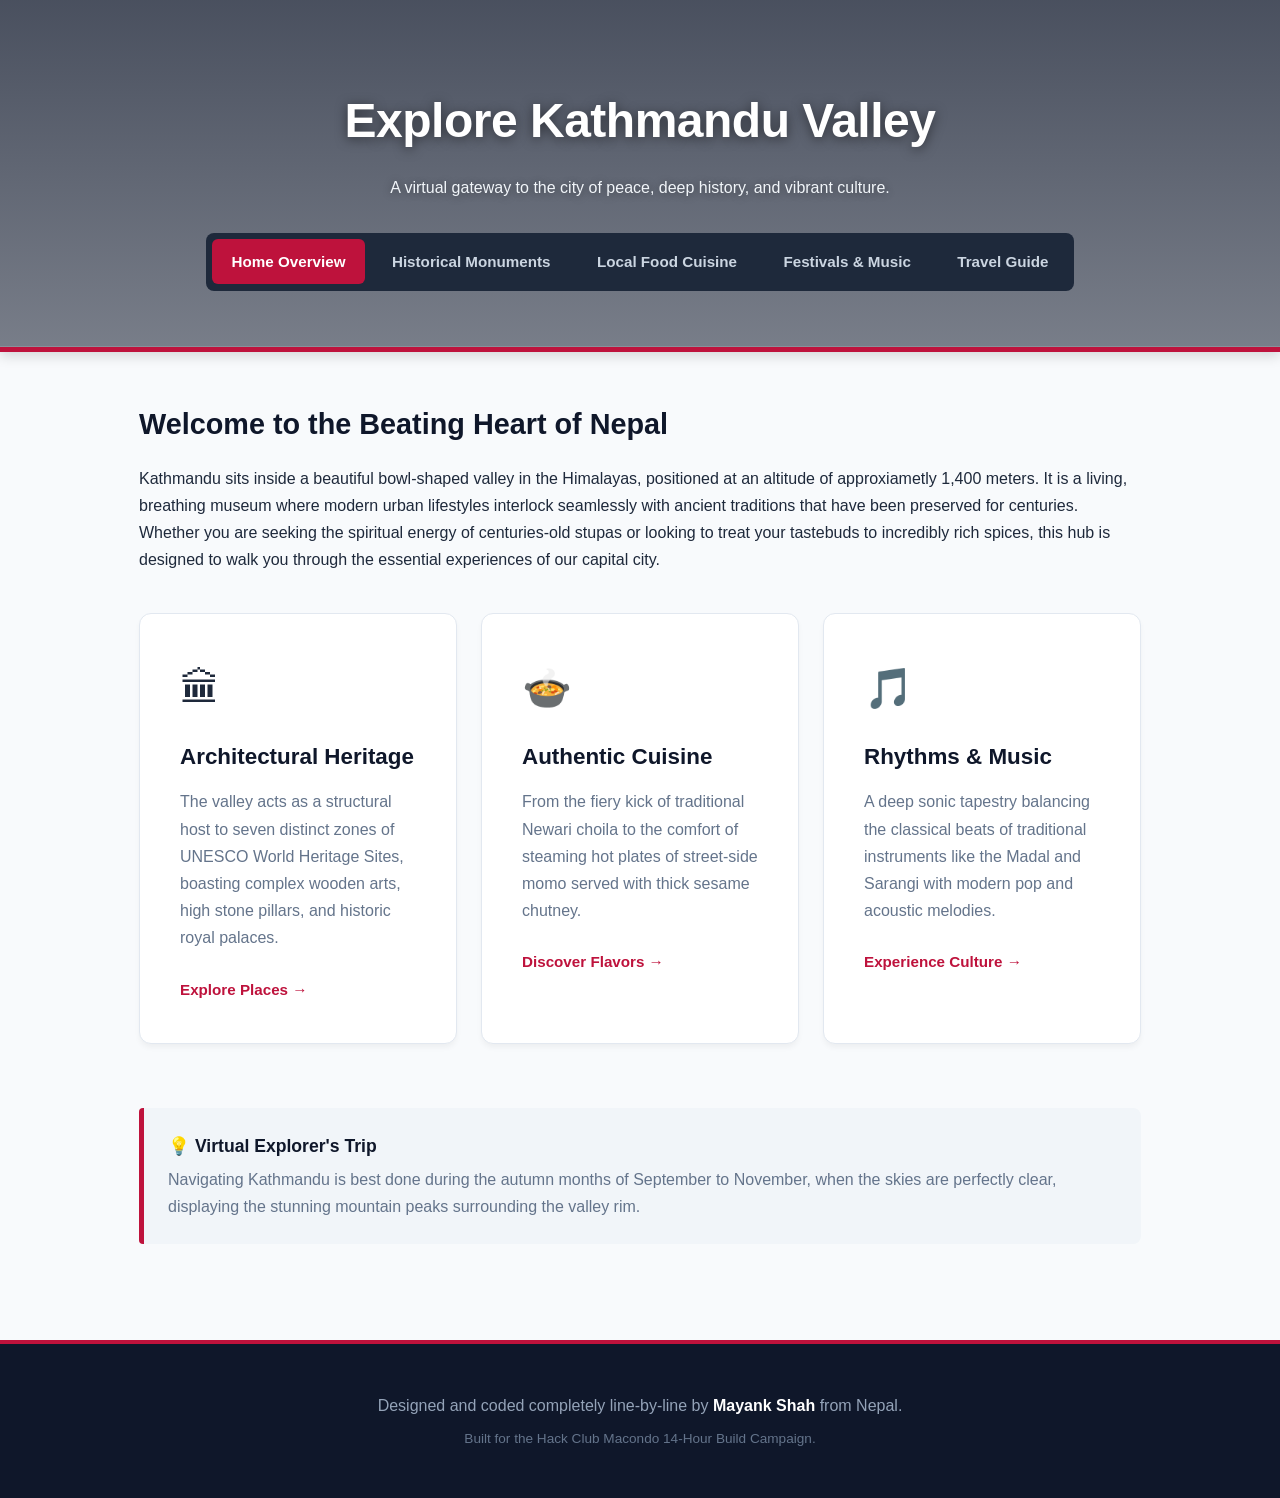
<file: index.html>
<!DOCTYPE html>
<html lang="en">
    <head>
        <meta charset="UTF-8">
        <meta name="viewport" content="width=device-width, initial-scale=1.0">
        <title>Kathmandu Virtual Travel Hub</title>
        <link rel="stylesheet" href="style.css">
    </head>
    <body>
        <header>
            <div class="logo-container">
                <h1>Explore Kathmandu Valley</h1>
                <p class="subtitle">A virtual gateway to the city of peace, deep history, and vibrant culture.</p>
            </div>
            <nav>
                <div class="nav-links">
                    <a href="index.html" class="active">Home Overview</a>
                    <a href="places.html">Historical Monuments</a>
                    <a href="food.html">Local Food Cuisine</a>
                    <a href="culture.html">Festivals & Music</a>
                    <a href="guide.html">Travel Guide</a>
                </div>
            </nav>
        </header>

        <main class="container">
            <section class="hero-intro">
                <h2>Welcome to the Beating Heart of Nepal</h2>
                <p>Kathmandu sits inside a beautiful bowl-shaped valley in the Himalayas, positioned at an altitude of approxiametly 1,400 meters. It is a living, breathing museum where modern urban lifestyles interlock seamlessly with ancient traditions that have been preserved for centuries.</p>
                <p>Whether you are seeking the spiritual energy of centuries-old stupas or looking to treat your tastebuds to incredibly rich spices, this hub is designed to walk you through the essential experiences of our capital city.</p>
            </section>

            <section class="overview-grid">
                <div class="feature-card animate-up">
                    <div class="icon-placeholder">🏛</div>
                    <h3>Architectural Heritage</h3>
                    <p>The valley acts as a structural host to seven distinct zones of UNESCO World Heritage Sites, boasting complex wooden arts, high stone pillars, and historic royal palaces. </p>
                    <a href="places.html" class="card-btn">Explore Places &rarr;</a>
                </div>

                <div class="feature-card animate-up">
                    <div class="icon-placeholder">🍲</div>
                    <h3>Authentic Cuisine</h3>
                    <p>From the fiery kick of traditional Newari choila to the comfort of steaming hot plates of street-side momo served with thick sesame chutney.</p>
                    <a href="food.html" class="card-btn">Discover Flavors &rarr; </a>
                </div>

                <div class="feature-card animate-up">
                    <div class="icon-placeholder">🎵</div>
                    <h3>Rhythms & Music</h3>
                    <p>A deep sonic tapestry balancing the classical beats of traditional instruments like the Madal and Sarangi with modern pop and acoustic melodies.</p>
                    <a href="culture.html" class="card-btn">Experience Culture &rarr;</a>
                </div>
            </section>

            <div class="info-notice-box">
                <h4>💡 Virtual Explorer's Trip</h4>
                <p>Navigating Kathmandu is best done during the autumn months of September to November, when the skies are perfectly clear, displaying the stunning mountain peaks surrounding the valley rim.</p>
            </div>
        </main>

        <footer>
            <div class="footer-content">
                <p>Designed and coded completely line-by-line by <strong>Mayank Shah</strong> from Nepal.</p>
                <p class="project-tag">Built for the Hack Club Macondo 14-Hour Build Campaign.</p>
            </div>
        </footer>
    </body>
</html>
</file>
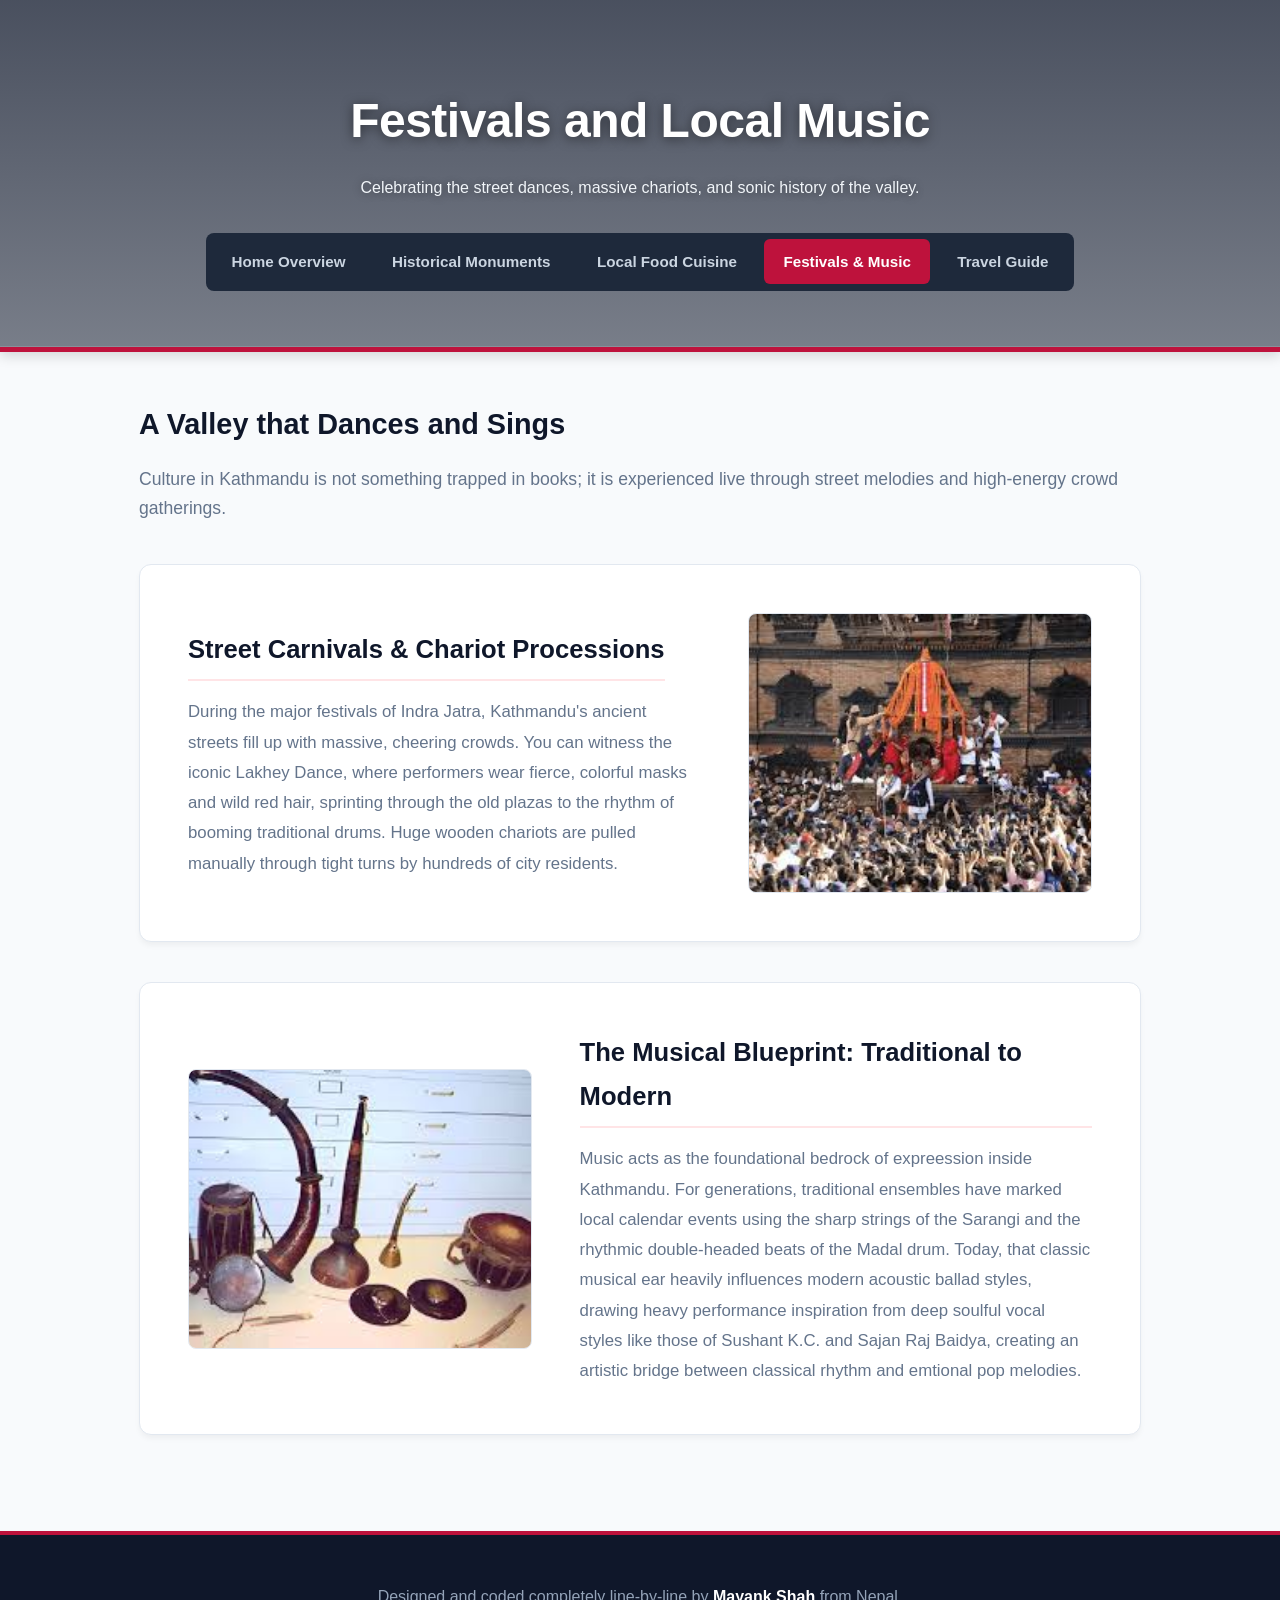
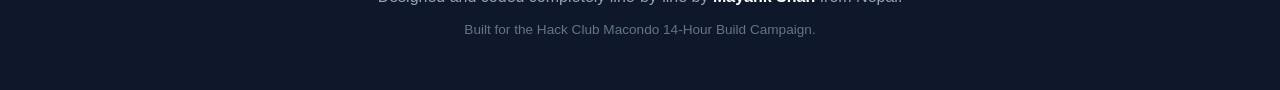
<file: culture.html>
<!DOCTYPE html>
<html lang="en">
    <head>
        <meta charset="UTF-8">
        <meta name="viewport" content="width=device-width, initial-scale=1.0">
        <title>Festivals & Music - Kathmandu Hub</title>
        <link rel="stylesheet" href="style.css">
    </head>
    <body>
        <header>
            <div class="logo-container">
                <h1>Festivals and Local Music</h1>
                <p class="subtitle">Celebrating the street dances, massive chariots, and sonic history of the valley.</p>
            </div>
            <nav>
                <div class="nav-links">
                    <a href="index.html">Home Overview</a>
                    <a href="places.html">Historical Monuments</a>
                    <a href="food.html">Local Food Cuisine</a>
                    <a href="culture.html" class="active">Festivals & Music</a>
                    <a href="guide.html">Travel Guide</a>
                </div>
            </nav>
        </header>

        <main class="container">
            <h2>A Valley that Dances and Sings</h2>
            <p class="section-desc">Culture in Kathmandu is not something trapped in books; it is experienced live through street melodies and high-energy crowd gatherings.</p>
            
            <section class="culture-row">
                <div class="text-block">
                    <h3>Street Carnivals & Chariot Processions</h3>
                    <p>During the major festivals of Indra Jatra, Kathmandu's ancient streets fill up with massive, cheering crowds. You can witness the iconic Lakhey Dance, where performers wear fierce, colorful masks and wild red hair, sprinting through the old plazas to the rhythm of booming traditional drums. Huge wooden chariots are pulled manually through tight turns by hundreds of city residents.</p>
                </div>
                <div class="culture-image-box">
                    <img src="[data-uri]" alt="Indra Jatra Procession">
                </div>
            </section>

            <section class="culture-row inversion">
                <div class="text-block">
                    <h3>The Musical Blueprint: Traditional to Modern</h3>
                    <p>Music acts as the foundational bedrock of expreession inside Kathmandu. For generations, traditional ensembles have marked local calendar events using the sharp strings of the Sarangi and the rhythmic double-headed beats of the Madal drum. Today, that classic musical ear heavily influences modern acoustic ballad styles, drawing heavy performance inspiration from deep soulful vocal styles like those of Sushant K.C. and Sajan Raj Baidya, creating an artistic bridge between classical rhythm and emtional pop melodies.</p>
                </div>
                <div class="culture-image-box">
                    <img src="[data-uri]" alt="Traditional Musicians">
                </div>
            </section>
        </main>

        <footer>
            <div class="footer-content">
                <p>Designed and coded completely line-by-line by <strong>Mayank Shah</strong> from Nepal.</p>
                <p class="project-tag">Built for the Hack Club Macondo 14-Hour Build Campaign.</p>
            </div>
        </footer>
    </body>
</html>
</file>
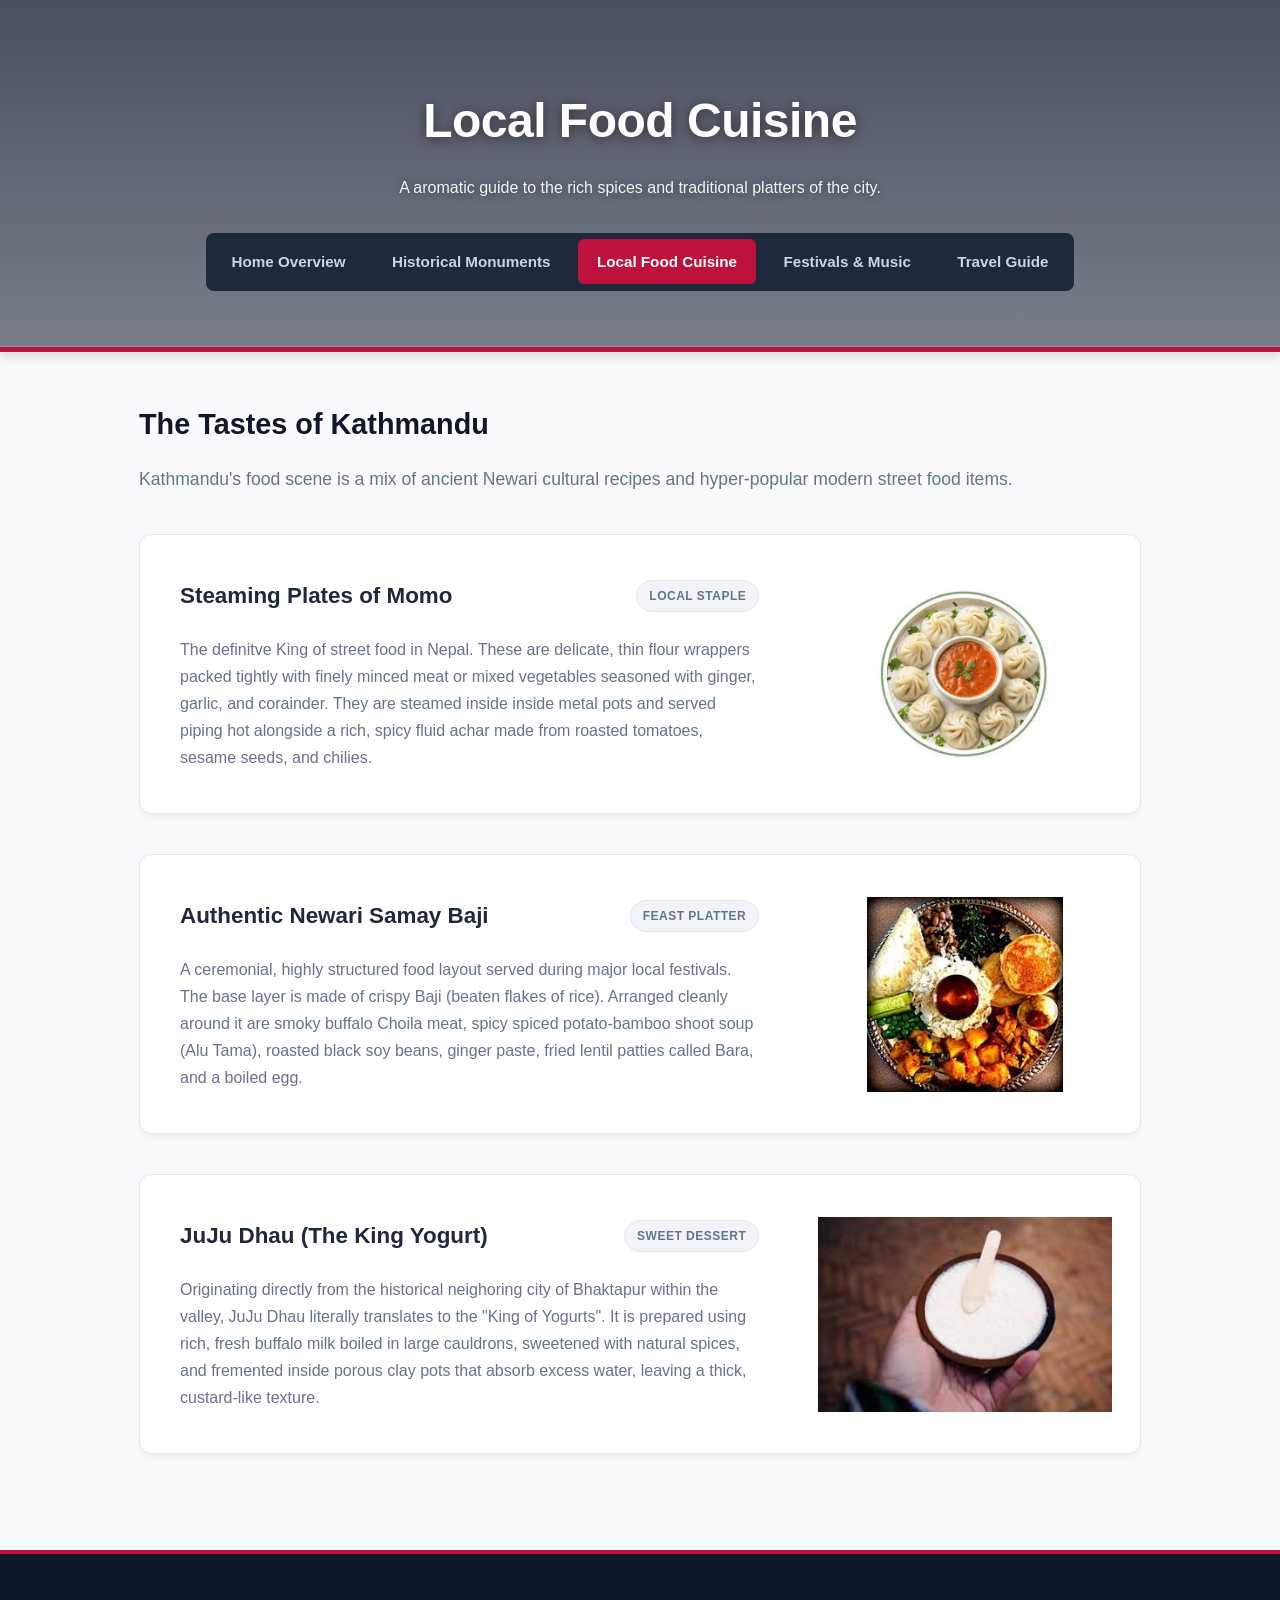
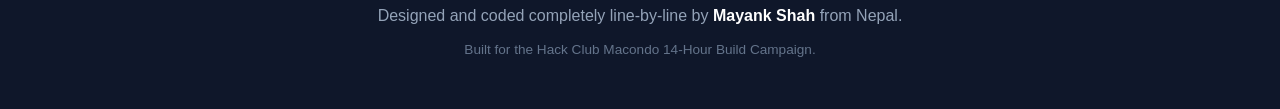
<file: food.html>
<!DOCTYPE html>
<html lang="en">
    <head>
        <meta charset="UTF-8">
        <meta name="viewport" content="width=device-width, initial-scale=1.0">
        <title>Local Food Cuisine - Kathmandu Hub</title>
        <link rel="stylesheet" href="style.css">
    </head>
    <body>
        <header>
            <div class="logo-container">
                <h1>Local Food Cuisine</h1>
                <p class="subtitle">A aromatic guide to the rich spices and traditional platters of the city.</p>
            </div>
            <nav>
                <div class="nav-links">
                    <a href="index.html">Home Overview</a>
                    <a href="places.html">Historical Monuments</a>
                    <a href="food.html" class="active">Local Food Cuisine</a>
                    <a href="culture.html">Festivals & Music</a>
                    <a href="gude.html">Travel Guide</a>
                </div>
            </nav>
        </header>

        <main class="container">
            <h2>The Tastes of Kathmandu</h2>
            <p class="section-desc">Kathmandu's food scene is a mix of ancient Newari cultural recipes and hyper-popular modern street food items.</p>

            <div class="food-display-grid">
                <div class="food-card">
                    <div class="food-header">
                        <h3>Steaming Plates of Momo</h3>
                        <span class="price-tag">Local Staple</span>
                    </div>
                    <p>The definitve King of street food in Nepal. These are delicate, thin flour wrappers packed tightly with finely minced meat or mixed vegetables seasoned with ginger, garlic, and corainder. They are steamed inside inside metal pots and served piping hot alongside a rich, spicy fluid achar made from roasted tomatoes, sesame seeds, and chilies.</p>

                    <div class="food-image-box">
                        <img src="[data-uri]" alt="Steaming Plates of MoMo">
                    </div>
                </div>

                <div class="food-card">
                    <div class="food-header">
                        <h3>Authentic Newari Samay Baji</h3>
                        <span class="price-tag">Feast Platter</span>
                    </div>
                    <p>A ceremonial, highly structured food layout served during major local festivals. The base layer is made of crispy Baji (beaten flakes of rice). Arranged cleanly around it are smoky buffalo Choila meat, spicy spiced potato-bamboo shoot soup (Alu Tama), roasted black soy beans, ginger paste, fried lentil patties called Bara, and a boiled egg.</p>

                    <div class="food-image-box">
                        <img src="[data-uri]" alt="Authentic Newari Samay Baji">
                    </div>
                </div>

                <div class="food-card">
                    <div class="food-header">
                        <h3>JuJu Dhau (The King Yogurt)</h3>
                        <span class="price-tag">Sweet Dessert</span>
                    </div>
                    <p>Originating directly from the historical neighoring city of Bhaktapur within the valley, JuJu Dhau literally translates to the "King of Yogurts". It is prepared using rich, fresh buffalo milk boiled in large cauldrons, sweetened with natural spices, and fremented inside porous clay pots that absorb excess water, leaving a thick, custard-like texture.</p>

                    <div class="food-image-box">
                        <img src="[data-uri]" alt="JuJu Dhau King Yogurt">
                    </div>
                </div>
            </div>
        </main>

        <footer>
            <div class="footer-content">
                <p>Designed and coded completely line-by-line by <strong>Mayank Shah</strong> from Nepal.</p>
                <p class="project-tag">Built for the Hack Club Macondo 14-Hour Build Campaign.</p>
            </div>
        </footer>
    </body>
</html>
</file>
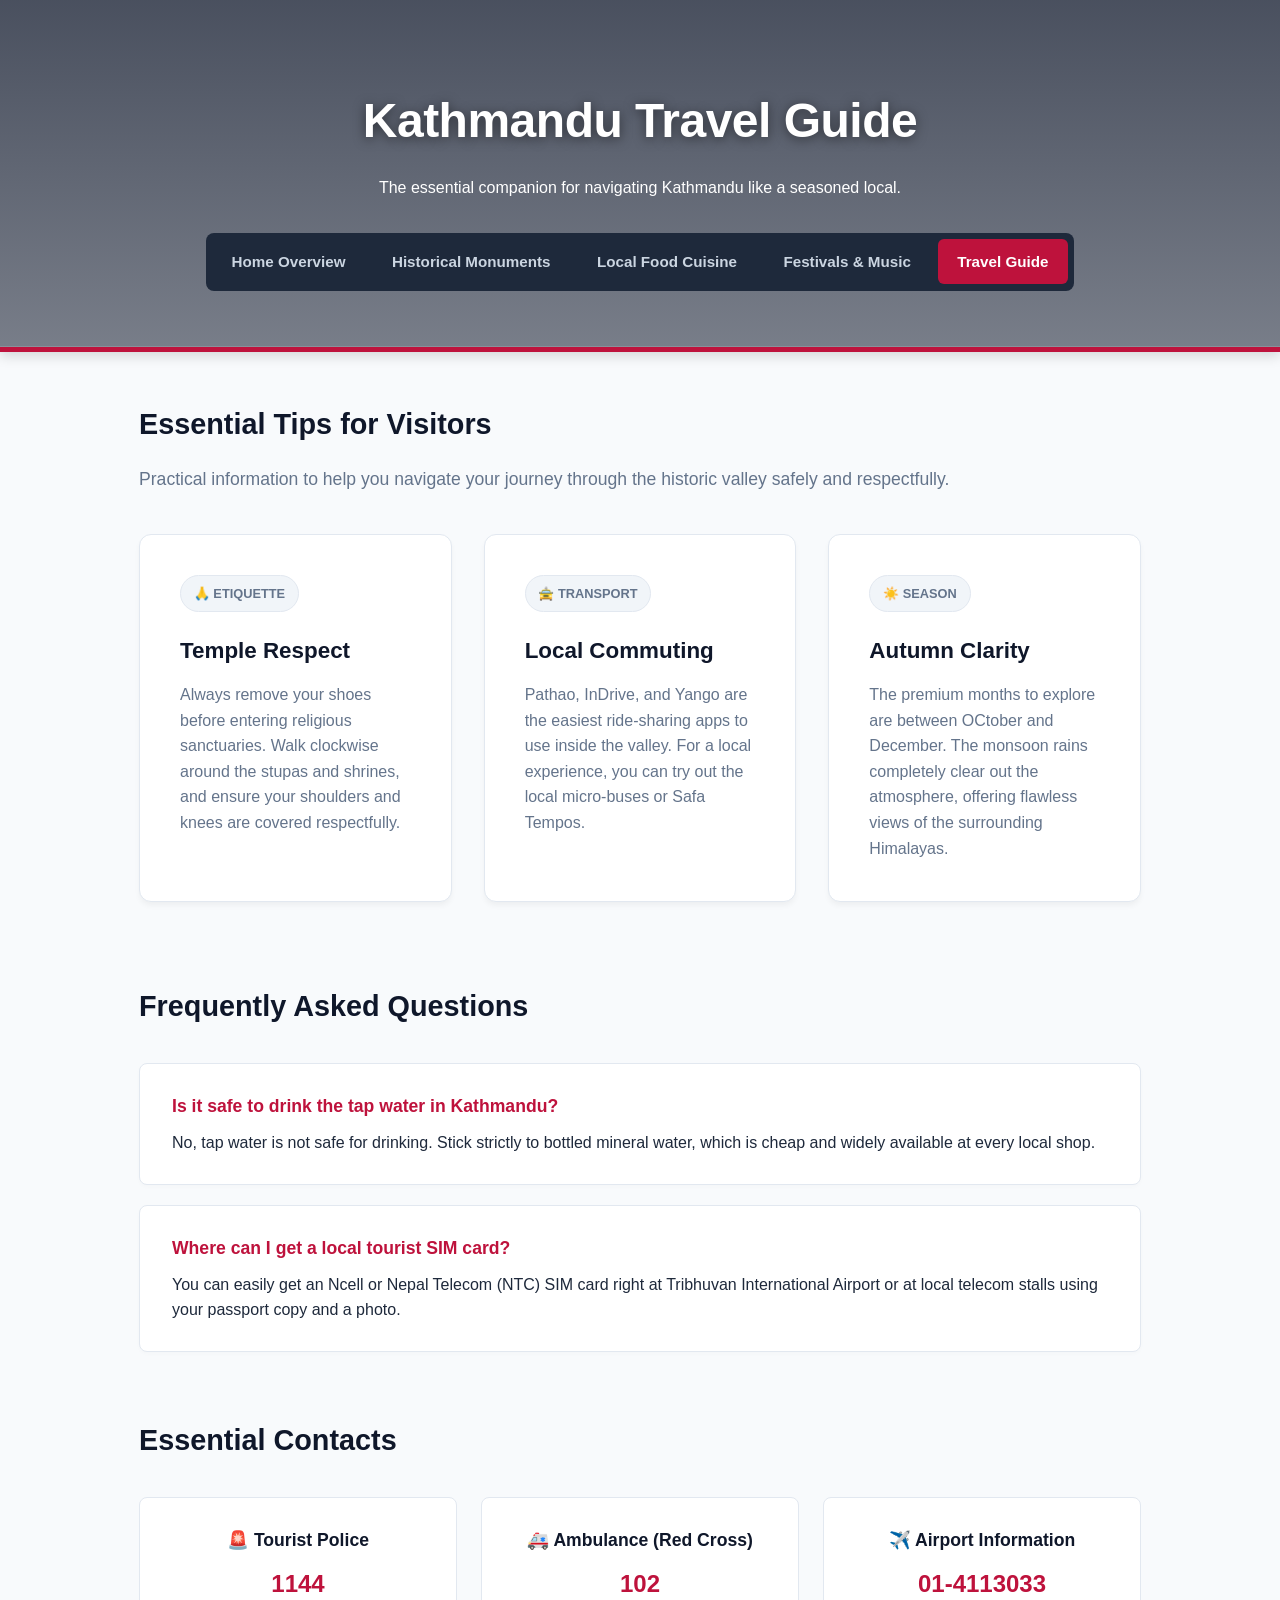
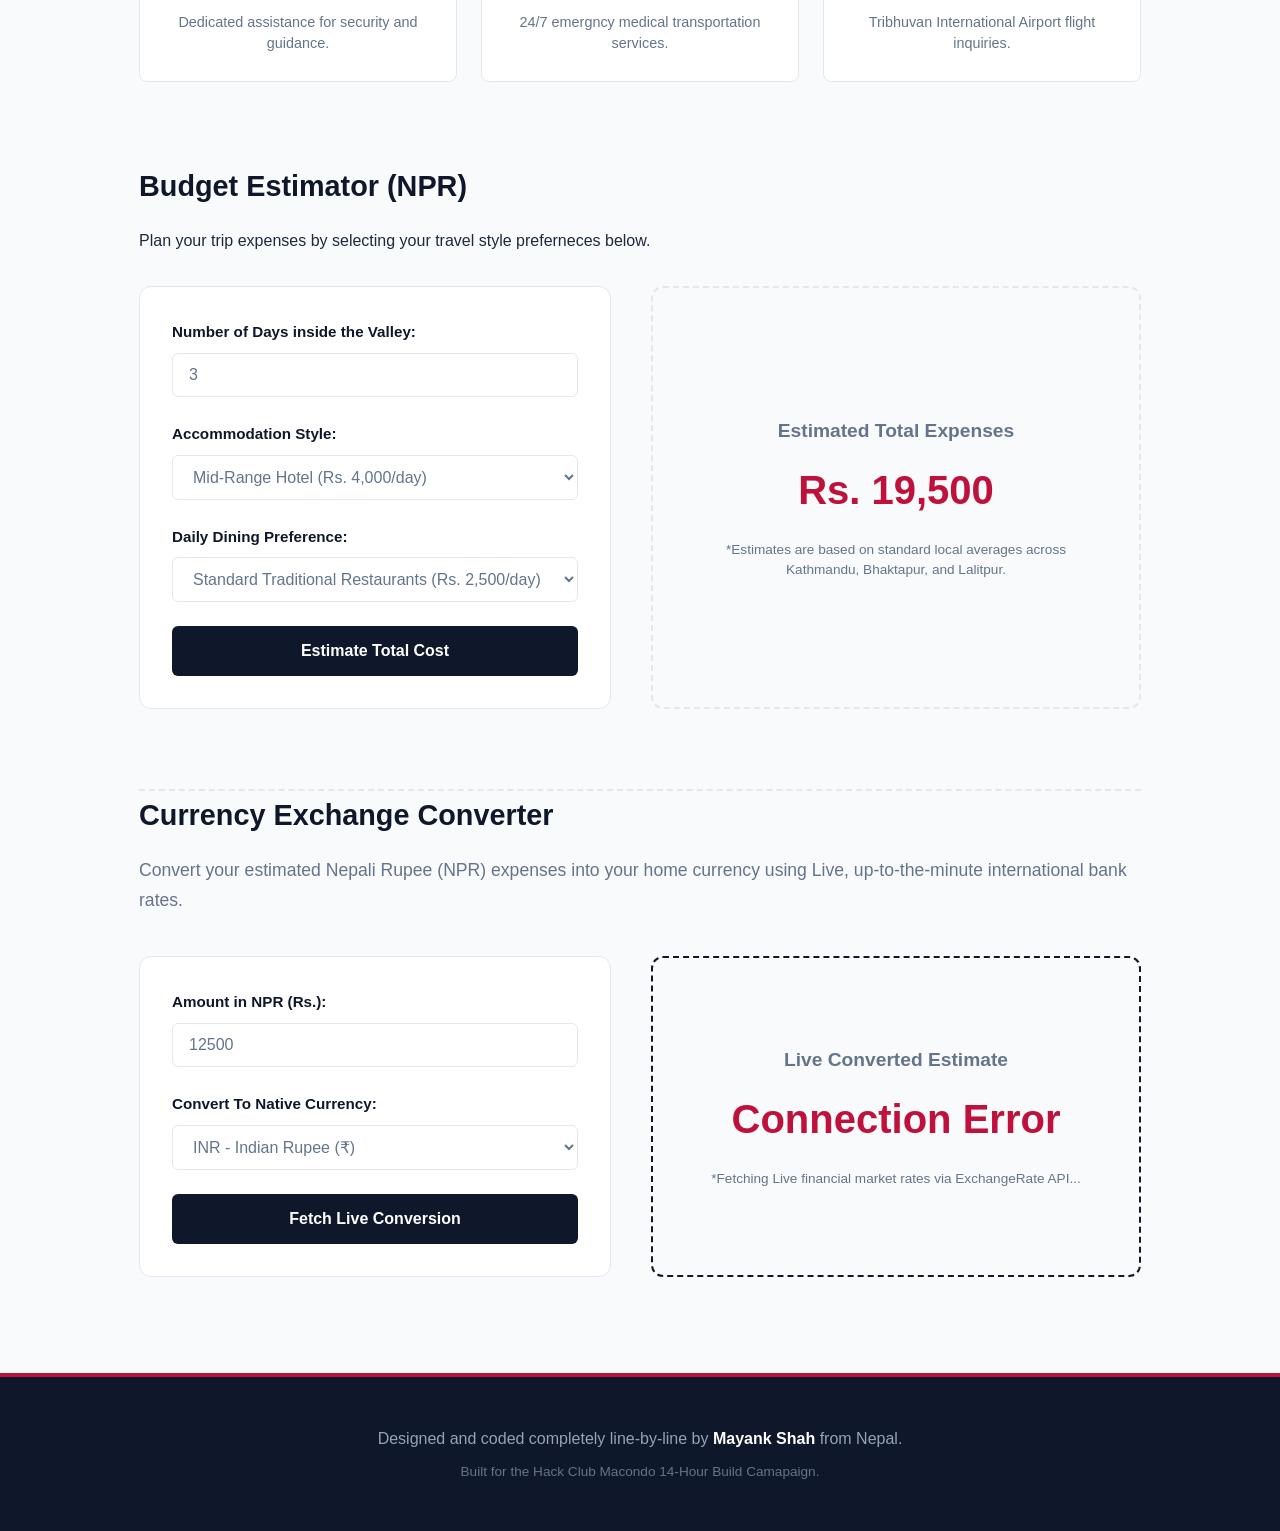
<file: guide.html>
<!DOCTYPE html>
<html lang="en">
    <head>
        <meta charset="UTF-8">
        <meta name="viewport" content="width=device-width, initial-scale=1.0">
        <title>Travel Guide - Kathmandu Hub</title>
        <link rel="stylesheet" href="style.css">
    </head>
    <body>

        <header>
            <div class="logo-container">
                <h1>Kathmandu Travel Guide</h1>
                <p>The essential companion for navigating Kathmandu like a seasoned local.</p>
            </div>
             <nav>
                <div class="nav-links">
                    <a href="index.html">Home Overview</a>
                    <a href="places.html">Historical Monuments</a>
                    <a href="food.html">Local Food Cuisine</a>
                    <a href="culture.html">Festivals & Music</a>
                    <a href="guide.html" class="active">Travel Guide</a> 
                </div>
            </nav>
        </header>

        <main class="container">
            <h2>Essential Tips for Visitors</h2>
            <p class="section-desc">Practical information to help you navigate your journey through the historic valley safely and respectfully.</p>

            <div class="guide-grid">

                <div class="guide-card">
                    <div class="guide-badge">🙏 Etiquette</div>
                    <h3>Temple Respect</h3>
                    <p>Always remove your shoes before entering religious sanctuaries. Walk clockwise around the stupas and shrines, and ensure your shoulders and knees are covered respectfully.</p>
                </div>

                <div class="guide-card">
                    <div class="guide-badge">🚖 Transport</div>
                    <h3>Local Commuting</h3>
                    <p>Pathao, InDrive, and Yango are the easiest ride-sharing apps to use inside the valley. For a local experience, you can try out the local micro-buses or Safa Tempos.</p>
                </div>

                <div class="guide-card">
                    <div class="guide-badge">☀️ Season</div>
                    <h3>Autumn Clarity</h3>
                    <p>The premium months to explore are between OCtober and December. The monsoon rains completely clear out the atmosphere, offering flawless views of the surrounding Himalayas.</p>
                </div>
            </div>

            <div class="faq-section">
                <h2>Frequently Asked Questions</h2>

                <div class="faq-item">
                    <h4>Is it safe to drink the tap water in Kathmandu?</h4>
                    <p>No, tap water is not safe for drinking. Stick strictly to bottled mineral water, which is cheap and widely available at every local shop.</p>
                </div>

                <div class="faq-item">
                    <h4>Where can I get a local tourist SIM card?</h4>
                    <p>You can easily get an Ncell or Nepal Telecom (NTC) SIM card right at Tribhuvan International Airport or at local telecom stalls using your passport copy and a photo.</p>
                </div>
            </div>

            <div class="contacts-section">
                <h2>Essential Contacts</h2>

                <div class="contacts-grid">
                    <div class="contact-box">
                        <h5>🚨 Tourist Police</h5>
                        <p class="phone-num">1144</p>
                        <p class="contact-desc">Dedicated assistance for security and guidance.</p>
                    </div>

                    <div class="contact-box">
                        <h5>🚑 Ambulance (Red Cross)</h5>
                        <p class="phone-num">102</p>
                        <p class="contact-desc">24/7 emergncy medical transportation services.</p>
                    </div>

                    <div class="contact-box">
                        <h5>✈️ Airport Information</h5>
                        <p class="phone-num">01-4113033</p>
                        <p class="contact-desc">Tribhuvan International Airport flight inquiries.</p>
                    </div>
                </div>
            </div>

            <!-- 🪙 Interactive Travel Budget Estimator Section -->
            <div class="calculator-section">
                <h2>Budget Estimator (NPR)</h2>
                <p class="secton-desc">Plan your trip expenses by selecting your travel style preferneces below.</p>

                <div class="calc-container">
                    <div class="calc-form">
                        <!-- Input 1: Number of Days -->
                        <div class="form-group">
                            <label for="days">Number of Days inside the Valley:</label>
                            <input type="number" id="days" value="3" min="1" max="30">
                        </div>

                        <!-- Input 2: Stay Style -->
                        <div class="form-group">
                            <label for="stay">Accommodation Style:</label>
                            <select id="stay">
                                <option value="1500">Budget Hostel (Rs. 1,500/day)</option>
                                <option value="4000" selected>Mid-Range Hotel (Rs. 4,000/day)</option>
                                <option value="12000">Luxury Boutique Resort (Rs. 12,000/day)</option>
                            </select>
                        </div>

                        <!-- Input 3: Food Style -->
                        <div class="form-group">
                            <label for="food">Daily Dining Preference:</label>
                            <select id="food">
                                <option value="1000">Local Street Food & Cafes (Rs. 1,000/day)</option>
                                <option value="2500" selected>Standard Traditional Restaurants (Rs. 2,500/day)</option>
                                <option value="6000">Fine Dining & Tourist Hubs (Rs. 6,000/day)</option>
                            </select>
                        </div>

                        <button type="button" class="calc-btn" onclick="calculateBudget()">Estimate Total Cost</button>
                    </div>

                    <!-- Display Result Box -->
                    <div class="calc-result-box">
                        <h3>Estimated Total Expenses</h3>
                        <div class="result-amount">Rs. <span id="total-price">19,500</span></div>
                        <p class="result-note">*Estimates are based on standard local averages across Kathmandu, Bhaktapur, and Lalitpur.</p>
                    </div>
                </div>
            </div>

            <div class="converter-section">
                <h2>Currency Exchange Converter</h2>
                <p class="section-desc">Convert your estimated Nepali Rupee (NPR) expenses into your home currency using Live, up-to-the-minute international bank rates.</p>

                <div class="converter-container">
                    <div class="conv-form">
                        <div class="form-group">
                            <label for="npr-amount">Amount in NPR (Rs.):</label>
                            <input type="number" id="npr-amount" value="12500" min="1">
                        </div>

                        <div class="form-group">
                            <label for="target-currency">Convert To Native Currency:</label>
                            <select id="target-currency" onchange="convertLiveCurrency()">
                                <option value="INR" selected>INR - Indian Rupee (₹)</option>
                                <option value="USD">USD - United States Dollar ($)</option>
                                <option value="EUR">EUR - Euro (€)</option>
                                <option value="GBP">GBP - British Pound (£)</option>
                                <option value="AUD">AUD - Australian Dollar (A$)</option>
                            </select>
                        </div>

                        <button type="button" class="calc-btn" onclick="convertLiveCurrency()">Fetch Live Conversion</button>
                    </div>

                    <div class="calc-result-box" style="border-color: var(--primary-deep);">
                        <h3>Live Converted Estimate</h3>
                        <div class="result-amount"><span id="exchange-output">₹ 0.00</span></div>
                        <p class="result-note" id="rate-timestamp">*Fetching Live financial market rates via ExchangeRate API...</p>
                    </div>
                </div>
            </div>
        </main>

        <footer>
            <div class="footer-content">
                <p>Designed and coded completely line-by-line by <strong>Mayank Shah</strong> from Nepal.</p>
                <p class="project-tag">Built for the Hack Club Macondo 14-Hour Build Camapaign.</p>
            </div>
        </footer>
    </body>

    <script>
        function calculateBudget() {
            // 1. Grab the values selected by the user in the form fields
            var daysInput = document.getElementById('days').value;
            var stayCostPerDay = document.getElementById('stay').value;
            var foodCostPerDay = document.getElementById('food').value;

            // 2. Convert text input into real whole numbers for math
            var totalDays = parseInt(daysInput);

            // 3. Prevents error if a user accidentally types 0 or a negative number
            if (isNaN(totalDays) || totalDays < 1) {
                alert("Please enter a valid number of days (minimum 1).");
                return;
            }

            // 4. Run the calculation logic
            var costPerDay = parseInt(stayCostPerDay) + parseInt(foodCostPerDay);
            var totalBudget = costPerDay * totalDays;

            // 5. Format the final calculation with commas so it reads nicely (e.g., 19,500)
            var formattedTotal = totalBudget.toLocaleString();

            // 6. Push the calculated value into the result display box on the screen
            document.getElementById('total-price').innerText = formattedTotal;
        }

        function convertLiveCurrency() {
            // 1. Get the NPR amount entered and the target currency code selected
            var nprAmount = parseFloat(document.getElementById('npr-amount').value);
            var targetCurrency = document.getElementById('target-currency').value;

            // Validate the input number
            if(isNaN(nprAmount) || nprAmount <= 0) {
                alert("Please enter a valid amount to convert.");
                return;
            }

            // 2. Set the text to a loading message while downloading data over the network
            document.getElementById('exchange-output').innerText = "Updating...";

            // 3. Connect to the free, live global currency exchange database
            var apiUrl = "https://open.er-api.com/v6/latest/NPR";

            fetch(apiUrl)
                .then(function(response) {
                    return response.json();
                })
                .then(function(data) {
                    // 4. Extract the precise exchange rates for the selected currency
                    var exchangeRate = data.rates[targetCurrency];

                    // 5. Perform the Live multiplication conversion math
                    var convertedFinal = nprAmount * exchangeRate;

                    // 6. Assign decorative currency symbols based on the selection
                    var symbol = "₹ ";
                    if (targetCurrency === "USD") symbol = "$ ";
                    if (targetCurrency === "EUR") symbol = "€ ";
                    if (targetCurrency === "GBP") symbol = "£ ";
                    if (targetCurrency === "AUD") symbol = "A$ ";

                    // 7. Render the final live number rounded to two decimal points
                    document.getElementById('exchange-output').innerText = symbol + convertedFinal.toFixed(2);

                    // 8. Display a live dynamic update timestamp message
                    document.getElementById('rate-timestamp').innerText = "*Rates automatically updated live from global markets today.";
                })
                .catch(function(error) {
                    // Fallback notice if user loses internet connectivity
                    console.log("Error fetching currency:", error);
                    document.getElementById('exchange-output').innerText = "Connection Error";
                });
        }

        // Run the function once automatically when the page loads up so it isn't empty!
        window.onload = function() {
            convertLiveCurrency();
        };
    </script>
</html>
</file>
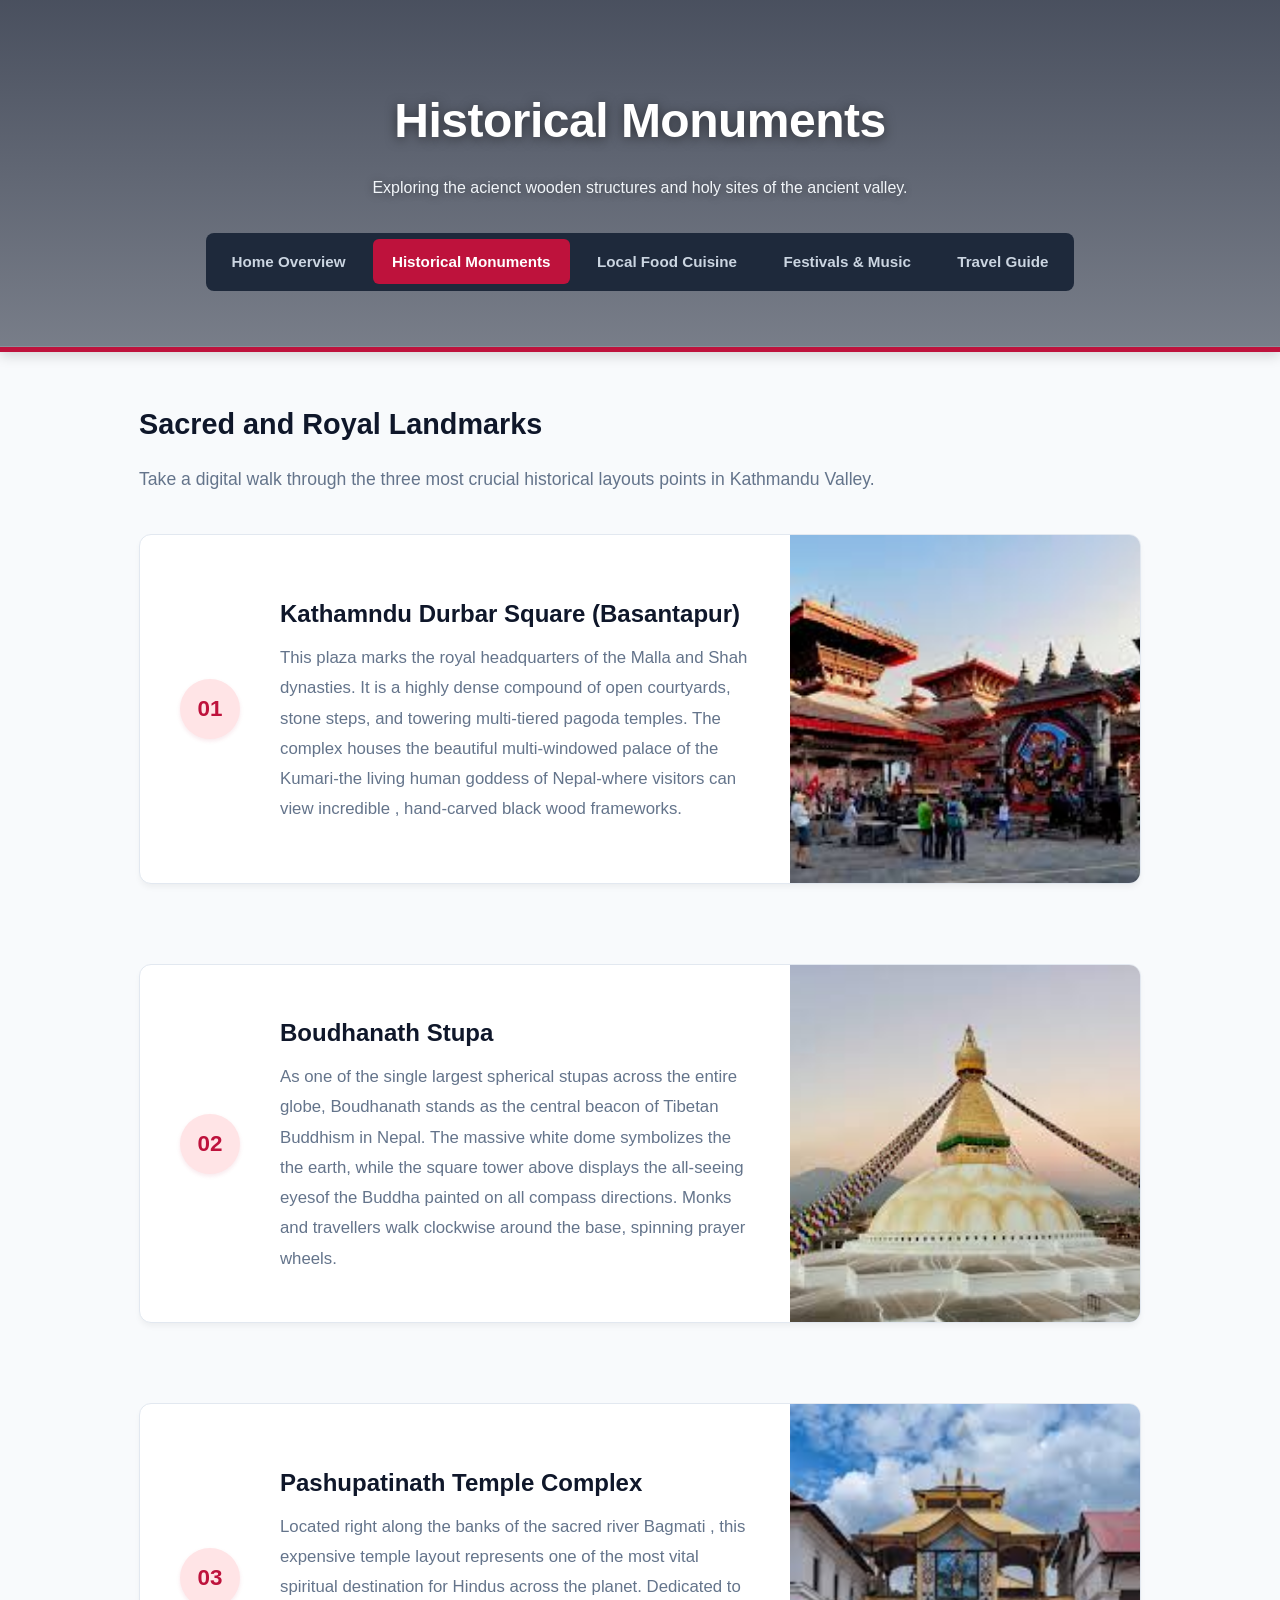
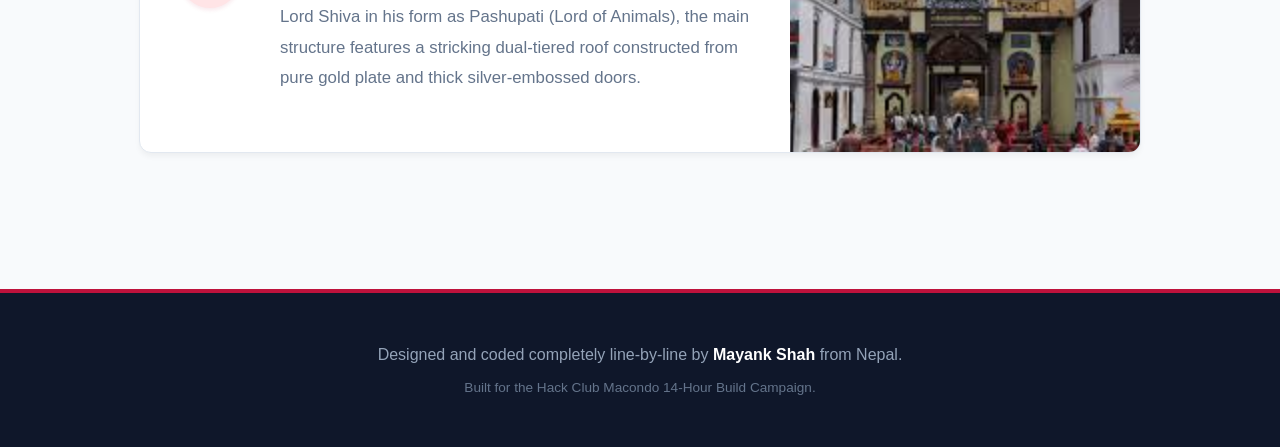
<file: places.html>
<!Doctype html>
<html lang="en">
    <head>
        <meta charset="UTF-8">
        <meta name="viewport" content="width=device-width, initial-scale=1.0">
        <title>Historical Monuments - Kathmandu Hub</title>
        <link rel="stylesheet" href="style.css">
    </head>
    <body>
        <header>
            <div class="logo-container">
                <h1>Historical Monuments</h1>
                <p class="subtitle">Exploring the acienct wooden structures and holy sites of the ancient valley.</p>
            </div>
            <nav>
                <div class="nav-links">
                    <a href="index.html">Home Overview</a>
                    <a href="places.html" class="active">Historical Monuments</a>
                    <a href="food.html">Local Food Cuisine</a>
                    <a href="culture.html">Festivals & Music</a>
                    <a href="guide.html">Travel Guide</a>
                </div>
            </nav>
        </header>

        <main class="container">
            <h2>Sacred and Royal Landmarks</h2>
            <p class="section-desc">Take a digital walk through the three most crucial historical layouts points in Kathmandu Valley.</p>

            <div class="monument-list">
                <article class="monument-item">
                    <div class="monument-card">
                        <div class="monument-badge">01</div>
                        <div class="monument-content">
                            <h3>Kathamndu Durbar Square (Basantapur)</h3>
                            <p>This plaza marks the royal headquarters of the Malla and Shah dynasties. It is a highly dense compound of open courtyards, stone steps, and towering multi-tiered pagoda temples. The complex houses the beautiful multi-windowed palace of the Kumari-the living human goddess of Nepal-where visitors can view incredible , hand-carved black wood frameworks.</p>
                        </div>

                        <div class="monument-image-box">
                            <img src="[data-uri]" alt="Kathmandu Durbar Square">
                        </div>
                    </div>
                </article>

                <article class="monument-item">
                    <div class="monument-card">
                        <div class="monument-badge">02</div>
                        <div class="monument-content">
                            <h3>Boudhanath Stupa</h3>
                            <p>As one of the single largest spherical stupas across the entire globe, Boudhanath stands as the central beacon of Tibetan Buddhism in Nepal. The massive white dome symbolizes the the earth, while the square tower above displays the all-seeing eyesof the Buddha painted on all compass directions. Monks and travellers walk clockwise around the base, spinning prayer wheels. </p>
                        </div>

                        <div class="monument-image-box">
                            <img src="[data-uri]" alt="Boudhanath Stupa">
                        </div>
                    </div> 
                </article>

                <article class="monument-item">
                    <div class="monument-card">
                        <div class="monument-badge">03</div>
                        <div class="monument-content">
                            <h3>Pashupatinath Temple Complex</h3>
                            <p>Located right along the banks of the sacred river Bagmati , this expensive temple layout represents one of the most vital spiritual destination for Hindus across the planet. Dedicated to Lord Shiva in his form as Pashupati (Lord of Animals), the main structure features a stricking dual-tiered roof constructed from pure gold plate and thick silver-embossed doors.</p>
                        </div>

                        <div class="monument-image-box">
                            <img src="[data-uri]" alt="Pashupatinath Temple">
                        </div>
                    </div>
                </article>
            </div>
        </main>

        <footer>
            <div class="footer-content">
                <p>Designed and coded completely line-by-line by <strong>Mayank Shah</strong> from Nepal.</p>
                <p class="project-tag">Built for the Hack Club Macondo 14-Hour Build Campaign.</p>
            </div>
        </footer>
    </body>
</html>
</file>
<file: style.css>
/* --- Global Reset & Variables --- */
:root {
    --primary-deep: #0f172a;    /* Dark slate */
    --accent-crimson: #be123c;  /* Traditional crimson red */
    --light-slate: #f8fafc;     /* Clean background grey */
    --card-surface: #ffffff;    /* Card background */
    --text-primary: #1e293b;    /* Main body text */
    --text-muted: #64748b;      /* Captions and descriptions */
    --border-line: #e2e8f0;     /* Border lines */
}

* {
    box-sizing: border-box;
    margin: 0;
    padding: 0;
}

body {
    font-family: -apple-system, BlinkMacSystemFont, "Segoe UI", Roboto, Arial, sans-serif;
    background-color: var(--light-slate);
    color: var(--text-primary);
    line-height: 1.7;
}

/* --- Layout Container --- */
.container {
    max-width: 1050px;
    margin: 3rem auto;
    padding: 0 1.5rem;
}

/* --- Header & Navigation Menu --- */
header {
    background: linear-gradient(rgba(15, 23, 42, 0.75), rgba(15, 23, 42, 0.55)), 
                url('https://images.unsplash.com/photo-1544735716-392fe2489ffa?q=80&w=1600&auto=format&fit=crop');
    
    background-size: cover;
    background-position: center 38%;
    background-repeat: no-repeat;
    color: #ffffff;
    padding: 5rem 1rem 3.5rem 1rem;
    box-shadow: 0 4px 12px rgba(0, 0, 0, 0.15);
    height: auto;
    width: 100%;
    border-bottom: 5px solid var(--accent-crimson);
}

.logo-container {
    text-align: center;
    max-width: 800px;
    margin: 0 auto;
}

header h1 {
    font-size: 3rem;
    font-weight: 800;
    letter-spacing: -0.5px;
    margin-bottom: 0.75rem;
    text-shadow: 0 2px 12px rgba(0, 0, 0, 0.5);
}

.subtitle {
    color: #f1f5f9;
    font-size: 1.25 rem;
    font-weight: 500;
    text-shadow: 0 1px 8px rgba(0, 0, 0, 0.4);
}

nav {
    margin-top: 2rem;
    display: flex;
    justify-content: center;
}

.nav-links {
    display: flex;
    gap: 0.5rem;
    background-color: #1e293b;
    padding: 0.4rem;
    border-radius: 8px;
    list-style: none;
}

nav a {
    color: #cbd5e1;
    text-decoration: none;
    font-weight: 600;
    font-size: 0.95rem;
    padding: 0.6rem 1.2rem;
    border-radius: 6px;
    transition: all 0.25s ease;
    display: inline-block;
}

nav a:hover {
    color: #ffffff;
    background-color: rgba(255, 255, 255, 0.05);
}

nav a.active {
    color: #ffffff;
    background-color: var(--accent-crimson);
}

/* --- Main Content Typography --- */
h2 {
    font-size: 1.8rem;
    color: var(--primary-deep);
    margin-bottom: 1rem;
    font-weight: 700;
}

.section-desc {
    color: var(--text-muted);
    font-size: 1.1rem;
    margin-bottom: 2.5rem;
}

/* --- Home Page Feature Cards Grid --- */
.overview-grid {
    display: grid;
    grid-template-columns: repeat(auto-fit, minmax(300px, 1fr));
    gap: 1.5rem;
    margin-top: 2.5rem;
}

.feature-card{
    background-color: var(--card-surface);
    padding: 2.5rem;
    border-radius: 12px;
    border: 1px solid var(--border-line);
    box-shadow: 0 4px 6px -1px rgba(0, 0, 0, 0.05);
    transition: transform 0.3s ease, box-shadow 0.3s ease;
}

.feature-card:hover {
    transform: translate(-4px);
    box-shadow: 0 10px 15px -3px rgba(0, 0, 0, 0.1);
}

.icon-placeholder {
    font-size: 2.5rem;
    margin-bottom: 1rem;
    display: block;
}

.feature-card h3 {
    margin-bottom: 0.75rem;
    color: var(--primary-deep);
    font-size: 1.4rem;
}

.feature-card p {
    color: var(--text-muted);
    margin-bottom: 1.5rem;
}

/* --- Home Page Learn More Buttons --- */
.card-btn {
    display: inline-block;
    color: var(--accent-crimson);
    text-decoration: none;
    font-weight: 700;
    font-size: 0.95rem;
    transition: color 0.2s ease;
}

.card-btn:hover {
    color: var(--primary-deep);
}

/* --- Info/Notice Box --- */
.info-notice-box {
    background-color: #f1f5f9;
    border-left: 5px solid var(--accent-crimson);
    padding: 1.5rem;
    border-radius: 4px 8px 8px 4px;
    margin-top: 4rem;
}

.info-notice-box h4 {
    color: var(--primary-deep);
    margin-bottom: 0.25rem;
    font-size: 1.1rem;
}

.info-notice-box p {
    color:var(--text-muted);
}

/* --- Global Footer Area --- */
footer {
    background-color: var(--primary-deep);
    color: #94a3b8;
    text-align: center;
    padding: 3rem 1rem;
    margin-top: 6rem;
    border-top: 4px solid var(--accent-crimson);
}

footer strong {
    color: #ffffff;
}

.project-tag {
    font-size: 0.85rem;
    margin-top: 0.5rem;
    color: #64748b;
}

/* =====================================================================================================
   🏛 PLACES PAGE STYLING (places.html)
   ===================================================================================================== */

.monument-list {
    display: flex;
    flex-direction: column;
    gap: 2.5rem;
    margin-top: 2rem;
}

.monument-card {
    display: flex;
    gap: 0;
    background-color: var(--card-surface);
    border-radius: 12px;
    border: 1px solid var(--border-line);
    box-shadow: 0 4px 6px -1px rgba(0, 0, 0, 0.05);
    transition: box-shadow 0.3s ease;
    overflow: hidden;
    align-items: stretch;
    padding: 0;
    margin-bottom: 2.5rem;
    width: 100%;
    min-height: 350px;
}
.monument-image-box {
    width: 35%;
    min-width: 250px;
    flex-shrink: 0;
    display: block;
    position: relative;
}

.monument-image-box img {
    position: absolute;
    top: 0;
    left: 0;
    width: 100%;
    height: 100%;
    object-fit: cover;
}

.monument-card:hover {
    box-shadow: 0 10px 15px -3px rgba(0, 0, 0, 0.08);
}

.monument-badge {
    background-color: #ffe4e6;
    color: var(--accent-crimson);
    font-weight: 800;
    font-size: 1.4rem;
    width: 60px;
    height: 60px;
    border-radius: 50%;
    display: flex;
    align-items: center;
    justify-content: center;
    flex-shrink: 0;
    box-shadow: 0 2px 4px rgba(190, 18, 60, 0.1);
    margin-left: 2.5rem;
    align-self: center;
}

.monument-content {
    flex: 1;
    padding: 3rem 2.5rem 3rem 2.5rem;
    box-sizing: border-box;
    display: flex;
    flex-direction: column;
    justify-content: center;
}

.monument-content h3 {
    font-size: 1.5rem;
    color: var(--primary-deep);
    margin-bottom: 0.5rem;
    font-weight: 700;
}

.monument-location {
    display: inline-block;
    color: var(--accent-crimson);
    font-size: 0.85rem;
    font-weight: 700;
    text-transform: uppercase;
    letter-spacing: 0.5px;
    margin-bottom: 1rem;
    background-color: #fff1f2;
    padding: 0.2rem 0.6rem;
    border-radius: 4px;
    align-self: flex-start;
}

.monument-content p {
    color: var(--text-muted);
    font-size: 1.05rem;
    line-height: 1.8;
    white-space: normal;
}

/* =====================================================================================================
   🥟 FOOD PAGE STYLING (food.html)
   ===================================================================================================== */

.food-display-grid {
    display: flex;
    flex-direction: column;
    gap: 2.5rem;
    margin-top: 2rem;
}

.food-card {
    background-color: var(--card-surface);
    padding: 2.5rem 38% 2.5rem 2.5rem;
    border-radius: 12px;
    border: 1px solid var(--border-line);
    display: flex;
    flex-direction: column;
    justify-content: center;
    box-shadow: 0 4px 6px -1px rgba(0, 0, 0, 0.05);
    transition: transform 0.3s ease, box-shadow 0.3s ease;
    width: 100%;
    position: relative;
    overflow: hidden;
    min-height: 280px;
}

.food-card:hover {
    transform: translateY(-5px);
    box-shadow: 0 10px 15px -3px rgba(0, 0, 0, 0.1);
}

.food-header {
    display: flex;
    justify-content: space-between;
    align-items: center;
    margin-bottom: 1.25rem;
    width: 100%;
}

.food-header h3 {
    font-size: 1.4rem;
    color: var(--primary deep);
    font-weight: 700;
    margin: 0;
}

/* --- Premium Price Tag Badges --- */
.price-tag {
    background-color: #f1f5f9;
    color: var(--text-muted);
    font-size: 0.75rem;
    font-weight: 700;
    text-transform: uppercase;
    padding: 0.3rem 0.75rem;
    border-radius: 20px;
    letter-spacing: 0.5px;
    flex-shrink: 0;
    border: 1px solid var(--border-line);
}

.food-card p {
    color: var(--text-muted);
    font-size: 1rem;
    line-height: 1.7;
    margin: 0;
}

.food-image-box {
    position: absolute;
    top: 0;
    right: 0;
    bottom: 0;
    width: 35%; 
    display: flex;
    align-items: center;    
    justify-content: center;
    padding: 1.5rem;
}

.food-image-box img{
    width: 100%;
    height: auto;
    max-height: 85%;
    object-fit: contain;
}

/* =====================================================================================================
   🎵 CULTURE PAGE STYLING (culture.html)
   ===================================================================================================== */

.culture-row {
    background-color: var(--card-surface);
    padding: 3rem;
    border-radius: 12px;
    border: 1px solid var(--border-line);
    margin-bottom: 2.5rem;
    box-shadow: 0 4px 6px -1px rgba(0, 0, 0, 0.05);
    display: flex;
    gap: 3rem;
    align-items: center;
    width: 100%;
    transition: transform 0.3s ease, box-shadow 0.3s ease;
}

.culture-row.inversion {
    flex-direction: row-reverse;
}

.culture-row:hover {
    transform: translateY(-2px);
    box-shadow: 0 10px 15px -3px rgba(0, 0, 0, 0.08);
}

.culture-row .text-block {
    flex: 1.5;
}

.culture-row h3 {
    margin-bottom: 1rem;
    font-size: 1.6rem;
    color: var(--primary-deep);
    font-weight: 700;
    border-bottom: 2px solid #ffe4e6; /* Elegant soft underline accent */
    padding-bottom: 0.5rem;
    display: inline-block;
}

.culture-row p {
    color: var(--text-muted);
    font-size: 1.05rem;
    line-height: 1.8;
    margin: 0;
}

.culture-image-box {
    flex: 1;
    height: 280px;
    border-radius: 8px;
    overflow: hidden;
    border: 1px solid var(--border-line);
}

.culture-image-box img {
    width: 100%;
    height: 100%;
    object-fit: cover;
}

/* =====================================================================================================
   🧳 TRAVEL PAGE STYLING (guide.html)
   ===================================================================================================== */

/* This turns the vertical text list into a balanced grid layout. */
.guide-grid {
    display: grid;
    grid-template-columns: repeat(auto-fit, minmax(280px, 1fr));
    gap: 2rem;
    margin-top: 2.5rem;
    width: 100%;
}

/* Designing the white card boxes */
.guide-card {
    background-color: var(--card-surface);
    padding: 2.5rem;
    border-radius: 12px;
    border: 1px solid var(--border-line);
    box-shadow: 0 4px 6px -1px rgba(0, 0, 0, 0.05);
    display: flex;
    flex-direction: column;
    transition: transform 0.3s ease, box-shadow 0.3s ease;
}

/* Making the cards pop up gracefully when hovered over */
.guide-card:hover {
    transform: translateY(-5px);
    box-shadow: 0 12px 20px rgba(0, 0, 0, 0.08);
}

/* Styling the little emoji badges inside the cards */
.guide-badge {
    align-self: flex-start;
    background-color: #f1f5f9;
    color: var(--text-muted);
    font-size: 0.8rem;
    font-weight: 700;
    text-transform: uppercase;
    padding: 0.4rem 0.8rem;
    border-radius: 20px;
    margin-bottom: 1.25rem;
    border: 1px solid var(--border-line);
}

/* Card Titles */
.guide-card h3 {
    font-size: 1.4rem;
    color: var(--primary-deep);
    margin-bottom: 0.75rem;
}

/* Card Body Text */
.guide-card p {
    color: var(--text-muted);
    line-height: 1.6;
}

/* =====================================================================================================
   🙋‍♂️ FAQ SECTION STYLING (guide.html)
   ===================================================================================================== */

/* Gives spacing to the whole FAQ region */
.faq-section {
    margin-top: 5rem;
    margin-bottom: 3rem;
}

/* Spaces out the main FAQ title */
.faq-section h2 {
    font-size: 1.8rem;
    color: var(--primary-deep);
    margin-bottom: 2rem;
}

/* Styles each individual question container block */
.faq-item {
    background-color: var(--card-surface);
    padding: 1.75rem 2rem;
    border-radius: 8px;
    border: 1px solid var(--border-line);
    margin-bottom: 1.25rem;
    box-shadow: 0 2px 4px rgba(0, 0, 0, 0.02);
}

/* Styles the bold question text */
.faq-item h4 {
    color: var(--accent-crimson);
    font-size: 1.1rem;
    margin-bottom: 0.5rem;
    font-weight: 700;
}

/* Styles the answer paragraph text */
.faq-item p {
    color: var(--tet-muted);
    line-height: 1.6;
}

/* =====================================================================================================
   📞 ESSENTIAL CONTACTS STYLING (guide.html)
   ===================================================================================================== */

/* Spacing layout container for the entire section */
.contacts-section {
    margin-top: 4rem;
    margin-bottom: 5rem;
}

.contacts-section h2 {
    font-size: 1.8rem;
    color: var(--primary deep);
    margin-bottom: 2rem;
}

/* Creates a 3-column row that breaks into a stack on small viewports */
.contacts-grid {
    display: grid;
    grid-template-columns: repeat(auto-fit, minmax(250px, 1fr));
    gap: 1.5rem;
}

/* Styling the individual contact block boxes */
.contact-box {
    background-color: var(--card-surface);
    padding: 1.75rem;
    border-radius: 8px;
    border: 1px solid var(--border-line);
    text-align: center; /* Centers all content inside the box */
}

/* Style the contact names */
.contact-box h5 {
    font-size: 1.1rem;
    color: var(--primary-deep);
    margin-bottom: 0.5rem;
}

/* Make the telephone number stand out in crimson red */
.phone-num {
    font-size: 1.5rem;
    font-weight: 700;
    color: var(--accent-crimson);
    margin-bottom: 0.5rem;
}

/* Description style */
.contact-desc {
    font-size: 0.9rem;
    color: var(--text-muted);
    line-height: 1.4;
}

/* =====================================================================================================
   🪙 INTERACTIVE BUDGET CALCULATOR STYLING (guide.html)
   ===================================================================================================== */

.calculator-section {
    margin-top: 5rem;
    margin-bottom: 5rem;
}

/* Side-by-side flex container for the form and results */
.calc-container {
    display: flex;
    flex-wrap: wrap;
    gap: 2.5rem;
    margin-top: 2rem;
}

/* Form inputs container */
.calc-form {
    flex: 1;
    min-width: 300px;
    background-color: var(--card-surface);
    padding: 2rem;
    border-radius: 12px;
    border: 1px solid var(--border-line);
}

/* Individual form groups for labels and inputs */
.form-group{
    margin-bottom: 1.5rem;
    display: flex;
    flex-direction: column;
    gap: 0.5rem;
}

.form-group label {
    font-size: 0.95rem;
    font-weight: 600;
    color: var(--primary-deep);
}

/* Styling inputs and select dropdown items */
.form-group input,
.form-group select {
    padding: 0.75rem 1rem;
    font-size: 1rem;
    border-radius: 6px;
    border: 1px solid var(--border-line);
    background-color: #ffffff;
    color: var(--text-muted);
    outline: none;
    transition: border-color 0.2s;
}

.form-group input:focus,
.form-group select:focus {
    border-color: var(--accent-crimson); /* Highlights red when clicked */
}

/* The interactive calculation button */
.calc-btn {
    width: 100%;
    padding: 1rem;
    background-color: var(--primary-deep);
    color: #ffffff;
    border: none;
    font-size: 1rem;
    font-weight: 700;
    border-radius: 6px;
    cursor: pointer;
    transition: background-color 0.2s;
}

.calc-btn:hover {
    background-color: var(--accent-crimson); /* Smooth hover color switch */
}

/* Display card showing the total price result */
.calc-result-box {
    flex: 1;
    min-width: 300px;
    background-color: #f8fafc;
    padding: 2.5rem;
    border-radius: 12px;
    border: 2px dashed var(--border-line);
    display: flex;
    flex-direction: column;
    justify-content: center;
    align-items: center;
    text-align: center;
}

.calc-result-box h3 {
    font-size: 1.2rem;
    color: var(--text-muted);
    margin-bottom: 0.5rem;
}

/* Big calculated number display */
.result-amount {
    font-size: 2.5rem;
    font-weight: 800;
    color: var(--accent-crimson);
    margin-bottom: 1rem;
}

.result-note {
    font-size: 0.85rem;
    color: var(--text-muted);
    line-height: 1.5;
}

/* =====================================================================================================
   💱 LIVE CURRENCY COVERTER SPECIAL STYLING (guide.html)
   ===================================================================================================== */

.converter-section  {
    margin-top: 5rem;
    margin-bottom: 5rem;
    border-top: 2px dashed var(--border-line); /* Clean visual separation line */
}

/* Side-by-side flexbox matching your budget layout */
.converter-container {
    display: flex;
    flex-wrap: wrap;
    gap: 2.5rem;
    margin-top: 2rem;
}

.conv-form {
    flex: 1;
    min-width: 300px;
    background-color: var(--card-surface);
    padding: 2rem;
    border-radius: 12px;
    border: 1px solid var(--border-line);
}

/* Give the interactive fetch button a premium dark slate color */
.conv-btn {
    width: 100%;
    padding: 1rem;
    background-color: var(--primary-deep);
    color: #ffffff;
    border: none;
    font-size: 1rem;
    font-weight: 700;
    border-radius: 6px;
    cursor: pointer;
    transition: background-color 0.2s;
}

.conv-btn:hover {
    background-color: var(--accent-crimson); /* Flashes crimson on hover */
    transform: translateY(-1px);
}

/* =====================================================================================================
   📱 ALL-PAGES MASTER RESPONSIVE STYLING (max-width: 768px)
   ===================================================================================================== */

@media (max-width: 768px) {

    /* -------------------------------------------------------------------------------------------------
       1. GLOBAL HEADER & NAVIGATION (ALL Pages)
       ------------------------------------------------------------------------------------------------- */
    header {
        height: auto; /* Stretches background vertically if links wrap */
    }

    .nav-container {
        flex-direction: column;
        gap: 1.25rem;
        text-align: center;
        padding: 1.5rem;
    }

    nav {
        display: flex; 
        flex-direction: column; /* Stacks links neatly in a mobile menu format */
        width: 100%;
        gap: 0.5rem;
    }

    nav a {
        display: block;
        width: 100%;
        padding: 0.75rem 0px;
        box-sizing: border-box;
    }

    /* -------------------------------------------------------------------------------------------------
       2. HERO SECTIONS & TEXT HEADINGS (ALL Pages)
       ------------------------------------------------------------------------------------------------- */
    h1 {
        font-size: 2rem !important; /* Prevents long titles from clipping on mobile screen */
    }

    h2 {
        font-size: 1.6rem !important;
    }

    .content-container {
        padding: 2rem 1rem !important; /* Gives breathing room on narrow viewports */
    }

    /* -------------------------------------------------------------------------------------------------
       3. MONUMENTS & FOOD PLACES (places.html / food.html)
       ------------------------------------------------------------------------------------------------- */
    /* If you used a grid layout for your monument or food item cards */
    .places-grid, .food-grid, .grid-container {
        grid-template-columns: 1fr !important;
        gap: 1.5rem !important;
    }

    /* If you used standard flex rows for split text/image blocks */
    .split-row, .feature-block {
        flex-direction: column !important; 
    }

    .split-image, .split-text {
        width: 100% !important;
    }

    .food-card {
        padding: 2.5rem;
    }

    .food-image-box {
       position: relative; 
        width: 100%;
        height: 220px;
        margin-top: 1rem;
        padding: 0;
    }

    .food-image-box img {
        height: 100%;
        width: auto;
    }

    /* -------------------------------------------------------------------------------------------------
       4. FESTIVALS & MUSIC CONTENT (culture.html)
       ------------------------------------------------------------------------------------------------- */
    .culture-section, .festival-card {
        padding: 1.25rem !important;
        margin-bottom: 1.5rem !important;
    }

    .culture-row,
    .culture-row.inversion {
        flex-direction: column;
        padding: 2rem;
        gap: 1.5rem;
    }

    .culture-image-box {
        width: 100%;
        height: 220px;
    }

    /* -------------------------------------------------------------------------------------------------
       5. TRAVEL GUIDE DETAILS (guide.html)
       ------------------------------------------------------------------------------------------------- */
    /* Stacks the 3 tip cards vertically */
    .guide-grid {
        grid-template-columns: 1fr;
        gap: 1.25rem;
    }

    /* Adjusts the FAQ block margins and padding for small screens */
    .faq-section {
        margin-top: 3rem;
    }

    .faq-item {
        padding: 1.25rem 1.25rem;
    }

    /* Stacks the emergency phone boxws into a uniform column list */
    .contacts-grid {
        grid-template-columns: 1fr;
        gap: 1rem;
    }

    .contact-box {
        padding: 1.5rem;
    }

    /* -------------------------------------------------------------------------------------------------
       6. FOOTER ADJUSTMENTS (ALL Pages)
       ------------------------------------------------------------------------------------------------- */
    footer {
        padding: 2rem 1rem !important;
    }

    .footer-content p {
        font-size: 0.85rem !important;
        line-height: 1.5;
    }
}
</file>
